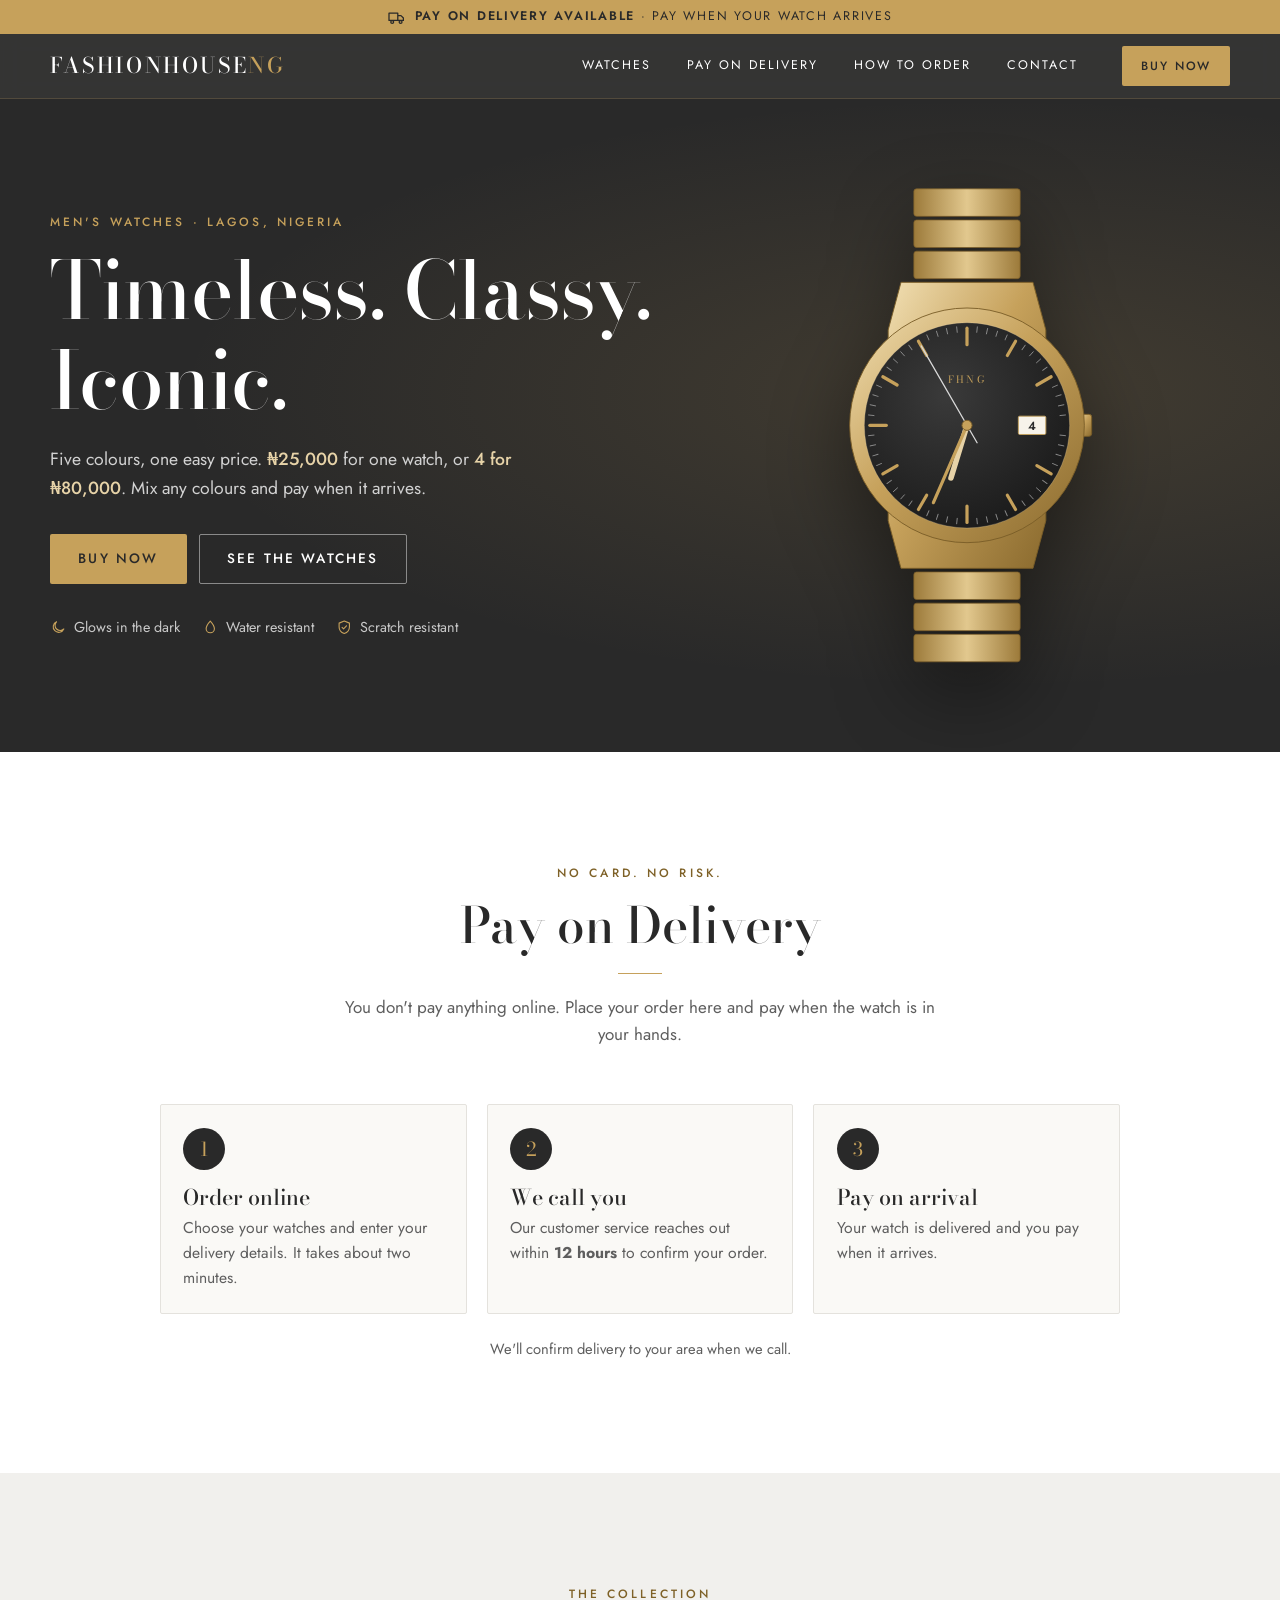
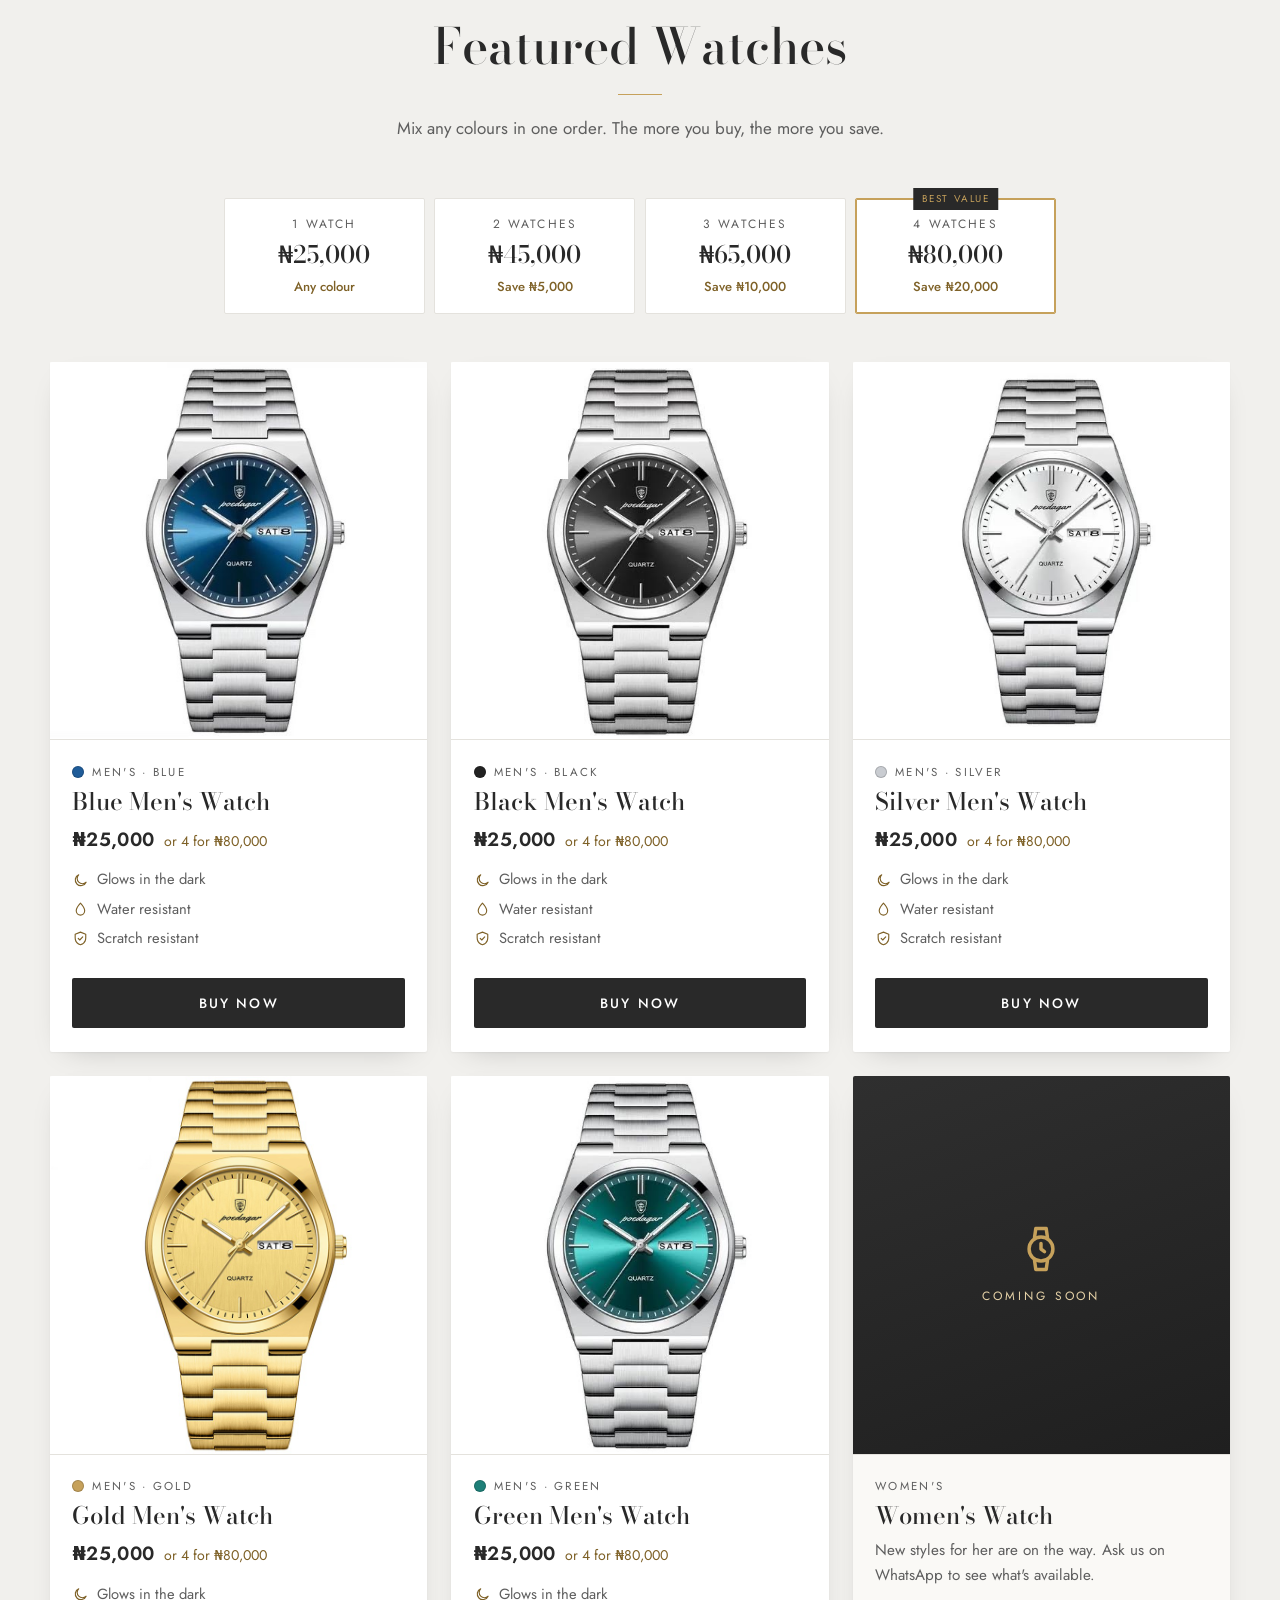
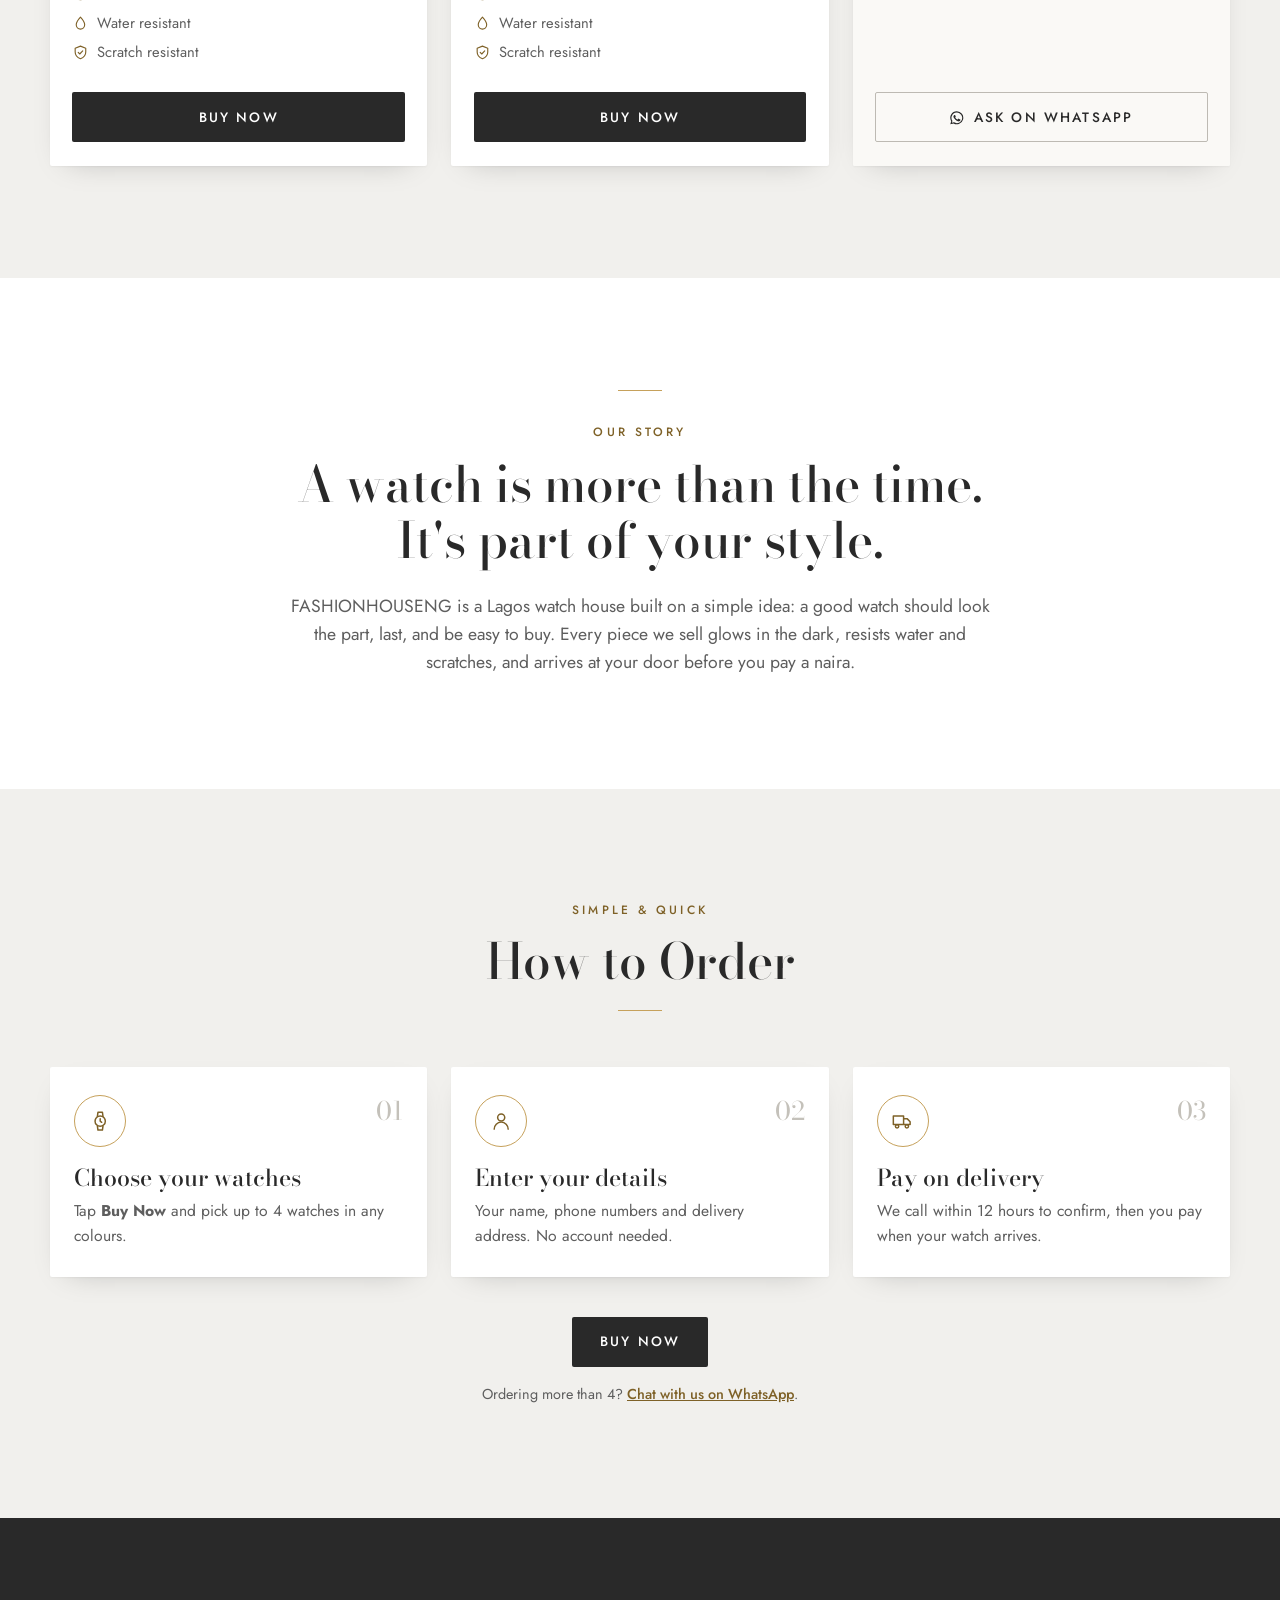
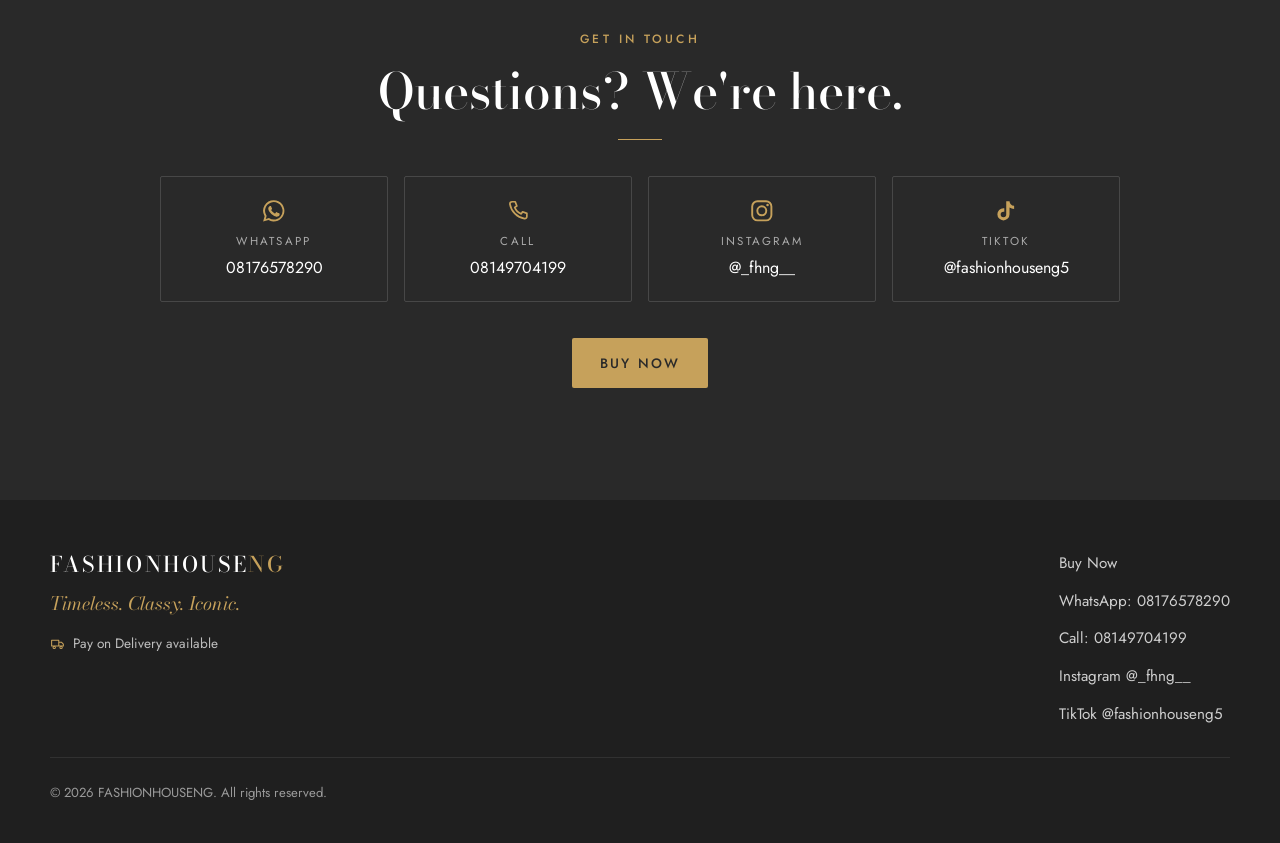
<file: index.html>
<!DOCTYPE html>
<html lang="en-NG">
<head>
  <meta charset="utf-8">
  <meta name="viewport" content="width=device-width, initial-scale=1">
  <title>FASHIONHOUSENG | Men's Watches, Pay on Delivery in Nigeria</title>
  <meta name="description" content="Men's wristwatches in blue, black, silver, gold and green. ₦25,000 each, 4 for ₦80,000. Order online and pay on delivery.">
  <meta name="theme-color" content="#292929">

  <meta property="og:type" content="website">
  <meta property="og:site_name" content="FASHIONHOUSENG">
  <meta property="og:title" content="FASHIONHOUSENG | Timeless. Classy. Iconic.">
  <meta property="og:description" content="Men's wristwatches from ₦25,000. Order online and pay on delivery.">
  <meta property="og:locale" content="en_NG">
  <meta property="og:url" content="https://fashionhouseng.store/">
  <meta property="og:image" content="https://fashionhouseng.store/images/og-image.jpg">
  <meta property="og:image:width" content="1200">
  <meta property="og:image:height" content="630">
  <meta property="og:image:alt" content="FASHIONHOUSENG gold men's wristwatch. Timeless. Classy. Iconic.">
  <meta name="twitter:card" content="summary_large_image">
  <link rel="canonical" href="https://fashionhouseng.store/">

  <link rel="icon" href="images/favicon.svg" type="image/svg+xml">
  <link rel="preconnect" href="https://fonts.googleapis.com">
  <link rel="preconnect" href="https://fonts.gstatic.com" crossorigin>
  <link href="https://fonts.googleapis.com/css2?family=Bodoni+Moda:opsz,wght@6..96,500;6..96,600&family=Jost:wght@400;500;600&display=swap" rel="stylesheet">
  <link rel="stylesheet" href="css/styles.css">
</head>
<body class="page-home">
  <a class="skip-link" href="#main">Skip to content</a>

  <!-- Pay on Delivery strip (every page) -->
  <div class="pod-bar">
    <svg class="icon" aria-hidden="true"><use href="images/icons.svg#icon-delivery"/></svg>
    <span><strong>Pay on Delivery Available</strong><span class="pod-bar-extra"> · Pay when your watch arrives</span></span>
  </div>

  <header class="site-header">
    <div class="container header-inner">
      <a class="wordmark" href="./" aria-label="FASHIONHOUSENG home">FASHIONHOUSE<span>NG</span></a>

      <nav class="site-nav" aria-label="Main">
        <button class="nav-toggle" type="button" aria-expanded="false" aria-controls="nav-menu">
          <span class="nav-toggle-bar" aria-hidden="true"></span>
          <span class="visually-hidden">Menu</span>
        </button>
        <ul class="nav-menu" id="nav-menu">
          <li><a href="#watches">Watches</a></li>
          <li><a href="#pay-on-delivery">Pay on Delivery</a></li>
          <li><a href="#how-to-order">How to Order</a></li>
          <li><a href="#contact">Contact</a></li>
        </ul>
      </nav>

      <a class="btn btn-gold btn-sm header-buy" href="order/">Buy Now</a>
    </div>
  </header>

  <main id="main">
    <!-- Banner -->
    <section class="hero" aria-labelledby="hero-title">
      <div class="container hero-inner">
        <div class="hero-copy">
          <p class="eyebrow">Men's watches · Lagos, Nigeria</p>
          <h1 id="hero-title">Timeless. Classy. Iconic.</h1>
          <p class="hero-lead">Five colours, one easy price. <strong>₦25,000</strong> for one watch, or <strong>4 for ₦80,000</strong>. Mix any colours and pay when it arrives.</p>
          <div class="btn-row">
            <a class="btn btn-gold" href="order/">Buy Now</a>
            <a class="btn btn-outline-light" href="#watches">See the watches</a>
          </div>
          <ul class="hero-points">
            <li><svg class="icon" aria-hidden="true"><use href="images/icons.svg#icon-glow"/></svg>Glows in the dark</li>
            <li><svg class="icon" aria-hidden="true"><use href="images/icons.svg#icon-drop"/></svg>Water resistant</li>
            <li><svg class="icon" aria-hidden="true"><use href="images/icons.svg#icon-shield"/></svg>Scratch resistant</li>
          </ul>
        </div>

        <figure class="hero-media">
          <!-- Drawn in the browser: hands show the visitor's local time, date window shows today's date -->
          <svg class="hero-watch" viewBox="0 0 360 520" role="img" aria-labelledby="hero-watch-label">
            <title id="hero-watch-label">Illustrated gold wristwatch showing the current time</title>
            <defs>
              <linearGradient id="g-gold" x1="0" y1="0" x2="1" y2="1">
                <stop offset="0" stop-color="#F1DFB3"/>
                <stop offset=".45" stop-color="#C6A15B"/>
                <stop offset="1" stop-color="#8A6A2E"/>
              </linearGradient>
              <linearGradient id="g-link" x1="0" y1="0" x2="1" y2="0">
                <stop offset="0" stop-color="#9C7A3A"/>
                <stop offset=".5" stop-color="#E2C88E"/>
                <stop offset="1" stop-color="#9C7A3A"/>
              </linearGradient>
              <radialGradient id="g-dial" cx=".4" cy=".35" r=".8">
                <stop offset="0" stop-color="#3A3A3A"/>
                <stop offset="1" stop-color="#161616"/>
              </radialGradient>
            </defs>
            <!-- bracelet -->
            <g fill="url(#g-link)" stroke="#7A5D28" stroke-width=".8">
              <rect x="122" y="2" width="116" height="30" rx="3"/>
              <rect x="122" y="36" width="116" height="30" rx="3"/>
              <rect x="122" y="70" width="116" height="30" rx="3"/>
              <rect x="122" y="420" width="116" height="30" rx="3"/>
              <rect x="122" y="454" width="116" height="30" rx="3"/>
              <rect x="122" y="488" width="116" height="30" rx="3"/>
            </g>
            <!-- case + lugs -->
            <path d="M108 104h144l14 52v208l-14 52H108l-14-52V156z" fill="url(#g-gold)" stroke="#7A5D28" stroke-width="1"/>
            <rect x="300" y="248" width="16" height="24" rx="3" fill="url(#g-gold)" stroke="#7A5D28"/>
            <!-- bezel + dial -->
            <circle cx="180" cy="260" r="128" fill="url(#g-gold)" stroke="#7A5D28"/>
            <circle cx="180" cy="260" r="112" fill="url(#g-dial)"/>
            <circle cx="180" cy="260" r="112" fill="none" stroke="#E7D3A8" stroke-width=".6" opacity=".5"/>
            <g id="dial-ticks"></g>
            <!-- date window -->
            <rect x="236" y="250" width="30" height="20" rx="1.5" fill="#F7F3EA" stroke="#C6A15B"/>
            <text id="dial-date" x="251" y="265" text-anchor="middle" font-family="Jost, sans-serif" font-size="13" font-weight="600" fill="#292929">1</text>
            <text x="180" y="214" text-anchor="middle" font-family="'Bodoni Moda', serif" font-size="11" letter-spacing="2.5" fill="#C6A15B">FHNG</text>
            <!-- hands -->
            <line class="hand hand-hour" x1="180" y1="260" x2="180" y2="200" stroke="#E7D3A8" stroke-width="6" stroke-linecap="round"/>
            <line class="hand hand-minute" x1="180" y1="260" x2="180" y2="168" stroke="#C6A15B" stroke-width="3.5" stroke-linecap="round"/>
            <line class="hand hand-second" x1="180" y1="282" x2="180" y2="160" stroke="#D9D9D9" stroke-width="1.4" stroke-linecap="round"/>
            <circle cx="180" cy="260" r="5.5" fill="#C6A15B" stroke="#7A5D28"/>
          </svg>
        </figure>
      </div>
    </section>

    <!-- Pay on Delivery -->
    <section class="section pod-section" id="pay-on-delivery" aria-labelledby="pod-title">
      <div class="container">
        <header class="section-head">
          <p class="eyebrow eyebrow-dark">No card. No risk.</p>
          <h2 id="pod-title">Pay on Delivery</h2>
          <span class="rule" aria-hidden="true"></span>
          <p class="section-lead">You don't pay anything online. Place your order here and pay when the watch is in your hands.</p>
        </header>
        <ol class="pod-steps">
          <li>
            <span class="pod-num">1</span>
            <div><h3>Order online</h3><p>Choose your watches and enter your delivery details. It takes about two minutes.</p></div>
          </li>
          <li>
            <span class="pod-num">2</span>
            <div><h3>We call you</h3><p>Our customer service reaches out within <strong>12 hours</strong> to confirm your order.</p></div>
          </li>
          <li>
            <span class="pod-num">3</span>
            <div><h3>Pay on arrival</h3><p>Your watch is delivered and you pay when it arrives.</p></div>
          </li>
        </ol>
        <p class="pod-note">We'll confirm delivery to your area when we call.</p>
      </div>
    </section>

    <!-- Featured watches -->
    <section class="section section-light" id="watches" aria-labelledby="watches-title">
      <div class="container">
        <header class="section-head">
          <p class="eyebrow eyebrow-dark">The Collection</p>
          <h2 id="watches-title">Featured Watches</h2>
          <span class="rule" aria-hidden="true"></span>
          <p class="section-lead">Mix any colours in one order. The more you buy, the more you save.</p>
        </header>

        <ul class="ladder" id="ladder" aria-label="Prices by number of watches"></ul>

        <div class="product-grid" id="product-grid" aria-live="polite"></div>
        <noscript>
          <p class="section-lead">Please turn on JavaScript to see our watches, or chat with us on WhatsApp: <a href="https://wa.me/2348176578290">08176578290</a>.</p>
        </noscript>
      </div>
    </section>

    <!-- Brand story -->
    <section class="section story" aria-labelledby="story-title">
      <div class="container story-inner">
        <span class="rule" aria-hidden="true"></span>
        <p class="eyebrow eyebrow-dark">Our Story</p>
        <h2 id="story-title">A watch is more than the time. It's part of your style.</h2>
        <p>FASHIONHOUSENG is a Lagos watch house built on a simple idea: a good watch should look the part, last, and be easy to buy. Every piece we sell glows in the dark, resists water and scratches, and arrives at your door before you pay a naira.</p>
      </div>
    </section>

    <!-- How to order -->
    <section class="section section-light" id="how-to-order" aria-labelledby="how-title">
      <div class="container">
        <header class="section-head">
          <p class="eyebrow eyebrow-dark">Simple &amp; Quick</p>
          <h2 id="how-title">How to Order</h2>
          <span class="rule" aria-hidden="true"></span>
        </header>
        <ol class="steps">
          <li class="step">
            <span class="step-icon"><svg class="icon" aria-hidden="true"><use href="images/icons.svg#icon-watch"/></svg></span>
            <span class="step-num" aria-hidden="true">01</span>
            <h3>Choose your watches</h3>
            <p>Tap <strong>Buy Now</strong> and pick up to 4 watches in any colours.</p>
          </li>
          <li class="step">
            <span class="step-icon"><svg class="icon" aria-hidden="true"><use href="images/icons.svg#icon-user"/></svg></span>
            <span class="step-num" aria-hidden="true">02</span>
            <h3>Enter your details</h3>
            <p>Your name, phone numbers and delivery address. No account needed.</p>
          </li>
          <li class="step">
            <span class="step-icon"><svg class="icon" aria-hidden="true"><use href="images/icons.svg#icon-delivery"/></svg></span>
            <span class="step-num" aria-hidden="true">03</span>
            <h3>Pay on delivery</h3>
            <p>We call within 12 hours to confirm, then you pay when your watch arrives.</p>
          </li>
        </ol>
        <div class="center-cta">
          <a class="btn btn-dark" href="order/">Buy Now</a>
          <p class="fine">Ordering more than 4? <a class="js-wa-large" href="https://wa.me/2348176578290" target="_blank" rel="noopener">Chat with us on WhatsApp</a>.</p>
        </div>
      </div>
    </section>

    <!-- Contact -->
    <section class="section section-dark" id="contact" aria-labelledby="contact-title">
      <div class="container contact">
        <p class="eyebrow">Get in Touch</p>
        <h2 id="contact-title">Questions? We're here.</h2>
        <span class="rule" aria-hidden="true"></span>
        <ul class="contact-grid">
          <li>
            <a class="contact-card js-wa-general" href="https://wa.me/2348176578290" target="_blank" rel="noopener">
              <svg class="icon" aria-hidden="true"><use href="images/icons.svg#icon-whatsapp"/></svg>
              <span class="contact-label">WhatsApp</span>
              <span class="contact-value js-wa-display">08176578290</span>
            </a>
          </li>
          <li>
            <a class="contact-card js-call" href="tel:08149704199">
              <svg class="icon" aria-hidden="true"><use href="images/icons.svg#icon-phone"/></svg>
              <span class="contact-label">Call</span>
              <span class="contact-value js-call-display">08149704199</span>
            </a>
          </li>
          <li>
            <a class="contact-card js-ig" href="https://www.instagram.com/_fhng__" target="_blank" rel="noopener">
              <svg class="icon" aria-hidden="true"><use href="images/icons.svg#icon-instagram"/></svg>
              <span class="contact-label">Instagram</span>
              <span class="contact-value js-ig-handle">@_fhng__</span>
            </a>
          </li>
          <li>
            <a class="contact-card js-tt" href="https://www.tiktok.com/@fashionhouseng5" target="_blank" rel="noopener">
              <svg class="icon" aria-hidden="true"><use href="images/icons.svg#icon-tiktok"/></svg>
              <span class="contact-label">TikTok</span>
              <span class="contact-value js-tt-handle">@fashionhouseng5</span>
            </a>
          </li>
        </ul>
        <a class="btn btn-gold" href="order/">Buy Now</a>
      </div>
    </section>
  </main>

  <footer class="site-footer">
    <div class="container footer-inner">
      <div>
        <a class="wordmark" href="./">FASHIONHOUSE<span>NG</span></a>
        <p class="tagline">Timeless. Classy. Iconic.</p>
        <p class="footer-pod"><svg class="icon" aria-hidden="true"><use href="images/icons.svg#icon-delivery"/></svg>Pay on Delivery available</p>
      </div>
      <ul class="footer-links">
        <li><a href="order/">Buy Now</a></li>
        <li><a class="js-wa-general" href="https://wa.me/2348176578290" target="_blank" rel="noopener">WhatsApp: <span class="js-wa-display">08176578290</span></a></li>
        <li><a class="js-call" href="tel:08149704199">Call: <span class="js-call-display">08149704199</span></a></li>
        <li><a class="js-ig" href="https://www.instagram.com/_fhng__" target="_blank" rel="noopener">Instagram <span class="js-ig-handle">@_fhng__</span></a></li>
        <li><a class="js-tt" href="https://www.tiktok.com/@fashionhouseng5" target="_blank" rel="noopener">TikTok <span class="js-tt-handle">@fashionhouseng5</span></a></li>
      </ul>
      <p class="copyright">&copy; <span class="js-year">2026</span> FASHIONHOUSENG. All rights reserved.</p>
    </div>
  </footer>

  <!-- Mobile: Buy Now always within reach -->
  <div class="mobile-buy" id="mobile-buy">
    <div>
      <span class="mobile-buy-price">From ₦25,000</span>
      <span class="mobile-buy-pod">Pay on Delivery</span>
    </div>
    <a class="btn btn-gold" href="order/">Buy Now</a>
  </div>


  <script src="js/config.js"></script>
  <script src="js/common.js"></script>
  <script src="js/home.js"></script>
</body>
</html>
</file>
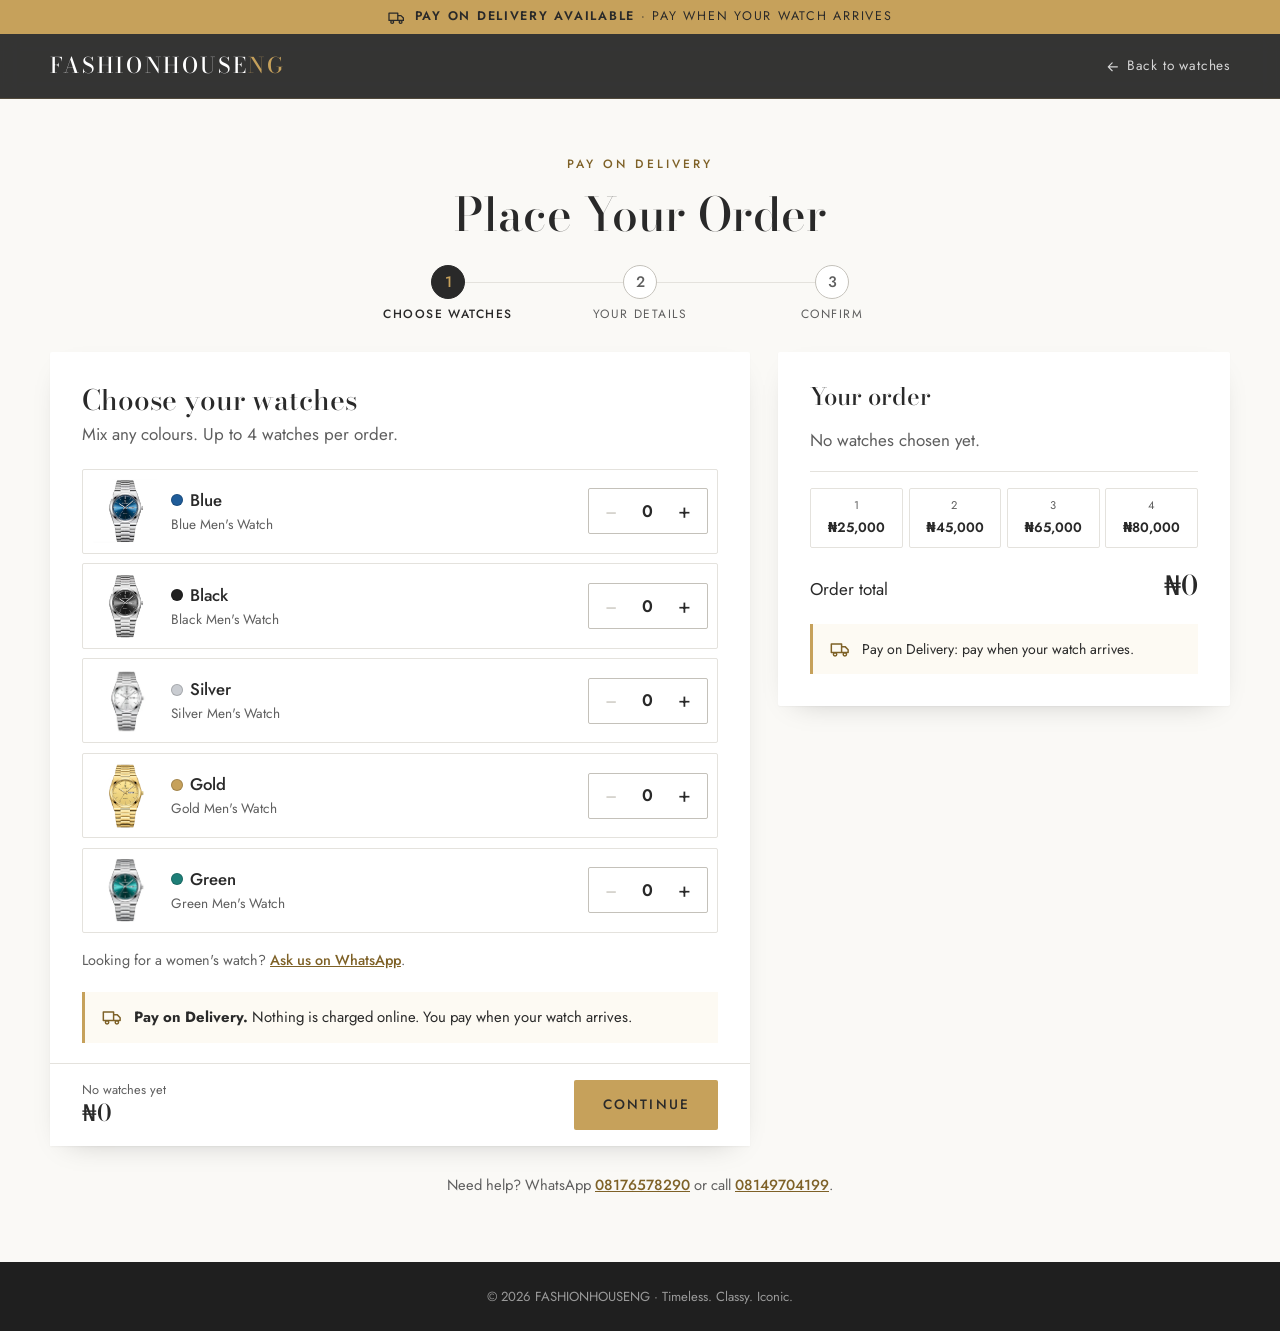
<file: order/index.html>
<!DOCTYPE html>
<html lang="en-NG">
<head>
  <meta charset="utf-8">
  <meta name="viewport" content="width=device-width, initial-scale=1">
  <title>Order Your Watch | FASHIONHOUSENG</title>
  <meta name="description" content="Choose your watches, enter your delivery details and pay on delivery.">
  <meta name="theme-color" content="#292929">
  <meta name="robots" content="noindex">
  <link rel="icon" href="../images/favicon.svg" type="image/svg+xml">
  <link rel="preconnect" href="https://fonts.googleapis.com">
  <link rel="preconnect" href="https://fonts.gstatic.com" crossorigin>
  <link href="https://fonts.googleapis.com/css2?family=Bodoni+Moda:opsz,wght@6..96,500;6..96,600&family=Jost:wght@400;500;600&display=swap" rel="stylesheet">
  <link rel="stylesheet" href="../css/styles.css">
</head>
<body class="page-order">
  <a class="skip-link" href="#main">Skip to content</a>

  <div class="pod-bar">
    <svg class="icon" aria-hidden="true"><use href="../images/icons.svg#icon-delivery"/></svg>
    <span><strong>Pay on Delivery Available</strong><span class="pod-bar-extra"> · Pay when your watch arrives</span></span>
  </div>

  <header class="site-header">
    <div class="container header-inner">
      <a class="wordmark" href="../" aria-label="FASHIONHOUSENG home">FASHIONHOUSE<span>NG</span></a>
      <a class="header-back" href="../#watches">
        <svg class="icon" aria-hidden="true"><use href="../images/icons.svg#icon-arrow-left"/></svg>
        <span>Back to watches</span>
      </a>
    </div>
  </header>

  <main id="main" class="order-page">
    <div class="container">
      <header class="order-head">
        <p class="eyebrow eyebrow-dark">Pay on Delivery</p>
        <h1>Place Your Order</h1>
      </header>

      <ol class="stepper" aria-label="Order steps">
        <li data-step="1"><span class="stepper-dot">1</span><span class="stepper-label">Choose watches</span></li>
        <li data-step="2"><span class="stepper-dot">2</span><span class="stepper-label">Your details</span></li>
        <li data-step="3"><span class="stepper-dot">3</span><span class="stepper-label">Confirm</span></li>
      </ol>

      <div class="order-layout">
        <form class="order-panel" id="order-form" novalidate>
          <!-- Step 1 -->
          <section class="step-panel" data-panel="1" aria-labelledby="s1-title">
            <h2 id="s1-title" tabindex="-1">Choose your watches</h2>
            <p class="step-hint">Mix any colours. Up to 4 watches per order.</p>
            <ul class="pick-list" id="pick-list"></ul>
            <p class="limit-note" id="limit-note" hidden>
              That's the maximum of 4 watches. Need more? <a class="js-wa-large" href="https://wa.me/2348176578290" target="_blank" rel="noopener">Order on WhatsApp</a>.
            </p>
            <p class="womens-note">Looking for a women's watch? <a class="js-wa-womens" href="https://wa.me/2348176578290" target="_blank" rel="noopener">Ask us on WhatsApp</a>.</p>
          </section>

          <!-- Step 2 -->
          <section class="step-panel" data-panel="2" aria-labelledby="s2-title" hidden>
            <h2 id="s2-title" tabindex="-1">Your details</h2>
            <p class="step-hint">So we can call you and deliver your watch.</p>

            <div class="field">
              <label for="f-name">Full name</label>
              <input id="f-name" name="name" autocomplete="name" maxlength="80" required>
              <p class="field-error" id="e-name"></p>
            </div>
            <div class="field">
              <label for="f-email">Email address</label>
              <input id="f-email" name="email" type="email" inputmode="email" autocomplete="email" maxlength="254" placeholder="you@example.com" required>
              <p class="field-error" id="e-email"></p>
            </div>
            <div class="field">
              <label for="f-phone">Calling number</label>
              <input id="f-phone" name="phone" type="tel" inputmode="tel" autocomplete="tel" maxlength="20" placeholder="0803 123 4567" required>
              <p class="field-error" id="e-phone"></p>
            </div>
            <label class="check">
              <input type="checkbox" id="f-same" name="same_number" checked>
              <span>I use this number for WhatsApp too</span>
            </label>
            <div class="field" id="whatsapp-field" hidden>
              <label for="f-whatsapp">WhatsApp number</label>
              <input id="f-whatsapp" name="whatsapp" type="tel" inputmode="tel" maxlength="20" placeholder="0803 123 4567">
              <p class="field-error" id="e-whatsapp"></p>
            </div>
            <div class="field">
              <label for="f-address">Delivery address</label>
              <textarea id="f-address" name="address" rows="3" autocomplete="street-address" maxlength="300" placeholder="House number, street, area, nearest landmark" required></textarea>
              <p class="field-error" id="e-address"></p>
            </div>
            <div class="field">
              <label for="f-state">State</label>
              <select id="f-state" name="state" autocomplete="address-level1" required>
                <option value="">Select your state</option>
              </select>
              <p class="field-error" id="e-state"></p>
            </div>
            <div class="hp" aria-hidden="true">
              <label for="f-website">Leave this empty</label>
              <input id="f-website" name="website" tabindex="-1" autocomplete="off">
            </div>
          </section>

          <!-- Step 3 -->
          <section class="step-panel" data-panel="3" aria-labelledby="s3-title" hidden>
            <h2 id="s3-title" tabindex="-1">Confirm your order</h2>
            <p class="step-hint">Check everything below, then place your order.</p>

            <div class="review-block">
              <div class="review-head"><h3>Watches</h3><button class="link-btn" type="button" data-goto="1">Edit</button></div>
              <ul class="review-items" id="review-items"></ul>
            </div>
            <div class="review-block">
              <div class="review-head"><h3>Delivery details</h3><button class="link-btn" type="button" data-goto="2">Edit</button></div>
              <dl class="review-details" id="review-details"></dl>
            </div>
            <div class="review-total">
              <span>Total to pay on delivery</span>
              <strong id="review-total">₦0</strong>
            </div>
            <p class="form-error" id="order-error" role="alert" hidden></p>
          </section>

          <!-- Pay on Delivery notice on every step -->
          <p class="pod-notice">
            <svg class="icon" aria-hidden="true"><use href="../images/icons.svg#icon-delivery"/></svg>
            <span><strong>Pay on Delivery.</strong> Nothing is charged online. You pay when your watch arrives.</span>
          </p>

          <div class="step-actions" id="step-actions">
            <div class="step-total">
              <span class="step-total-label" id="step-total-label">No watches yet</span>
              <strong class="step-total-value" id="step-total">₦0</strong>
            </div>
            <div class="step-buttons">
              <button class="btn btn-outline" type="button" id="btn-back" hidden>Back</button>
              <button class="btn btn-gold" type="submit" id="btn-next">Continue</button>
            </div>
          </div>
        </form>

        <!-- Summary (desktop sidebar) -->
        <aside class="order-summary" aria-labelledby="summary-title">
          <h2 id="summary-title">Your order</h2>
          <ul class="summary-items" id="summary-items"></ul>
          <ul class="ladder ladder-compact" id="ladder" aria-label="Prices by number of watches"></ul>
          <div class="summary-total">
            <span>Order total</span>
            <strong id="summary-total">₦0</strong>
          </div>
          <p class="summary-save" id="summary-save" hidden></p>
          <p class="pod-notice pod-notice-small">
            <svg class="icon" aria-hidden="true"><use href="../images/icons.svg#icon-delivery"/></svg>
            <span>Pay on Delivery: pay when your watch arrives.</span>
          </p>
        </aside>
      </div>

      <p class="order-help">Need help? WhatsApp <a class="js-wa-general" href="https://wa.me/2348176578290" target="_blank" rel="noopener"><span class="js-wa-display">08176578290</span></a> or call <a class="js-call" href="tel:08149704199"><span class="js-call-display">08149704199</span></a>.</p>
    </div>
  </main>

  <footer class="site-footer site-footer-slim">
    <div class="container">
      <p class="copyright">&copy; <span class="js-year">2026</span> FASHIONHOUSENG · Timeless. Classy. Iconic.</p>
    </div>
  </footer>

  <script src="../js/config.js"></script>
  <script src="../js/common.js"></script>
  <script src="../js/order.js"></script>
</body>
</html>
</file>
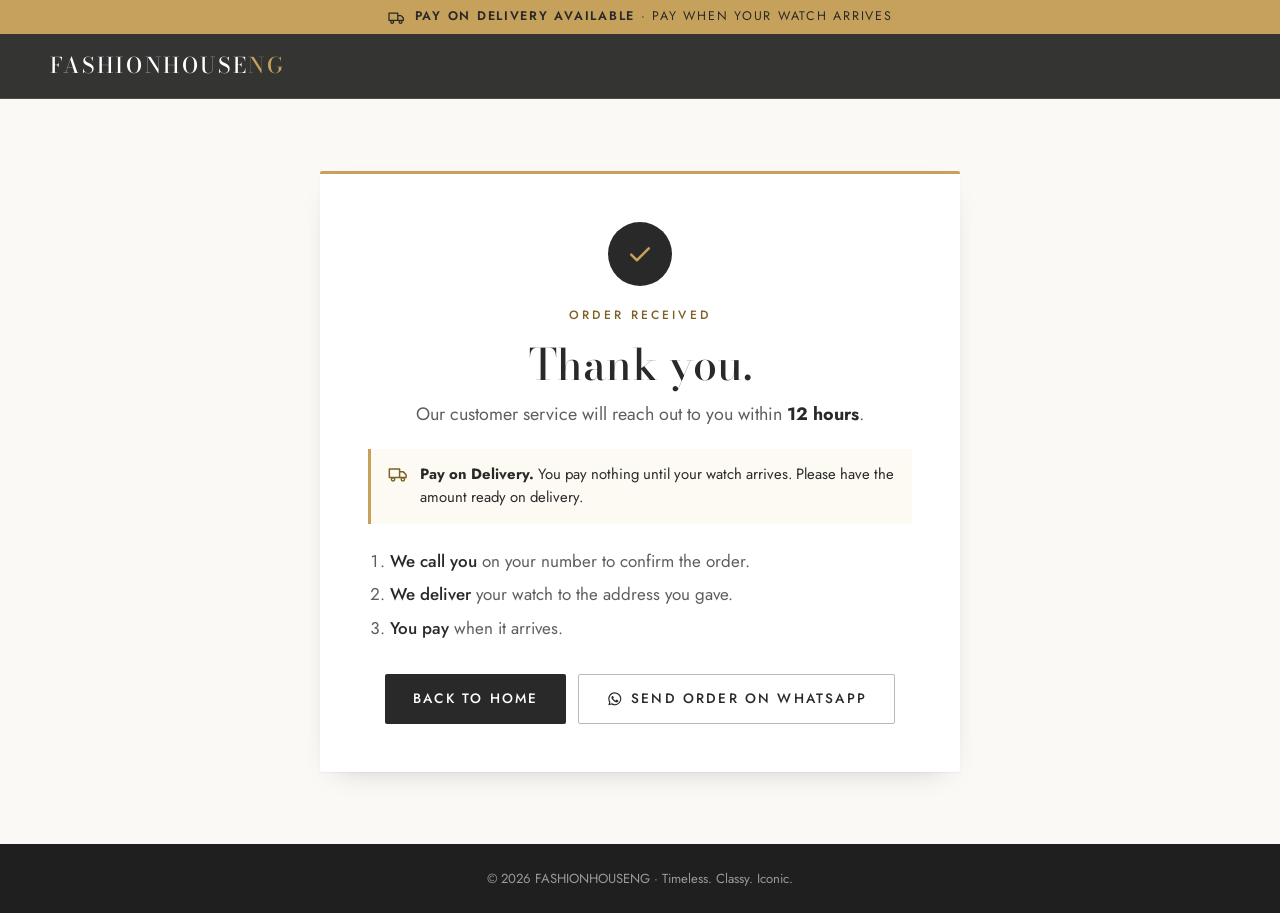
<file: thank-you/index.html>
<!DOCTYPE html>
<html lang="en-NG">
<head>
  <meta charset="utf-8">
  <meta name="viewport" content="width=device-width, initial-scale=1">
  <title>Order Received | FASHIONHOUSENG</title>
  <meta name="theme-color" content="#292929">
  <meta name="robots" content="noindex">
  <link rel="icon" href="../images/favicon.svg" type="image/svg+xml">
  <link rel="preconnect" href="https://fonts.googleapis.com">
  <link rel="preconnect" href="https://fonts.gstatic.com" crossorigin>
  <link href="https://fonts.googleapis.com/css2?family=Bodoni+Moda:opsz,wght@6..96,500;6..96,600&family=Jost:wght@400;500;600&display=swap" rel="stylesheet">
  <link rel="stylesheet" href="../css/styles.css">
</head>
<body class="page-thanks">
  <a class="skip-link" href="#main">Skip to content</a>

  <div class="pod-bar">
    <svg class="icon" aria-hidden="true"><use href="../images/icons.svg#icon-delivery"/></svg>
    <span><strong>Pay on Delivery Available</strong><span class="pod-bar-extra"> · Pay when your watch arrives</span></span>
  </div>

  <header class="site-header">
    <div class="container header-inner">
      <a class="wordmark" href="../" aria-label="FASHIONHOUSENG home">FASHIONHOUSE<span>NG</span></a>
    </div>
  </header>

  <main id="main" class="thanks-page">
    <div class="container">
      <section class="thanks-card" aria-labelledby="thanks-title">
        <span class="thanks-icon"><svg class="icon" aria-hidden="true"><use href="../images/icons.svg#icon-check"/></svg></span>
        <p class="eyebrow eyebrow-dark">Order received</p>
        <h1 id="thanks-title"><span id="thanks-name">Thank you</span>.</h1>
        <p class="thanks-lead">Our customer service will reach out to you within <strong>12 hours</strong>.</p>

        <div class="thanks-ref" id="thanks-ref-box" hidden>
          <span>Your order reference</span>
          <strong id="thanks-ref"></strong>
          <small>Keep this handy when we call.</small>
        </div>

        <div class="thanks-summary" id="thanks-summary" hidden>
          <ul class="review-items" id="thanks-items"></ul>
          <div class="review-total"><span>Total to pay on delivery</span><strong id="thanks-total"></strong></div>
        </div>

        <p class="pod-notice">
          <svg class="icon" aria-hidden="true"><use href="../images/icons.svg#icon-delivery"/></svg>
          <span><strong>Pay on Delivery.</strong> You pay nothing until your watch arrives. Please have the amount ready on delivery.</span>
        </p>

        <ol class="thanks-next">
          <li><strong>We call you</strong> on <span id="thanks-phone">your number</span> to confirm the order.</li>
          <li><strong>We deliver</strong> your watch to the address you gave.</li>
          <li><strong>You pay</strong> when it arrives.</li>
        </ol>

        <div class="btn-row btn-row-center">
          <a class="btn btn-dark" href="../">Back to home</a>
          <a class="btn btn-outline js-wa-ref" href="https://wa.me/2348176578290" target="_blank" rel="noopener">
            <svg class="icon" aria-hidden="true"><use href="../images/icons.svg#icon-whatsapp"/></svg>
            Send order on WhatsApp
          </a>
        </div>
      </section>
    </div>
  </main>

  <footer class="site-footer site-footer-slim">
    <div class="container">
      <p class="copyright">&copy; <span class="js-year">2026</span> FASHIONHOUSENG · Timeless. Classy. Iconic.</p>
    </div>
  </footer>

  <script src="../js/config.js"></script>
  <script src="../js/common.js"></script>
  <script src="../js/thanks.js"></script>
</body>
</html>
</file>
<file: css/styles.css>
/* FASHIONHOUSENG — gold-and-grey, mobile first */

:root {
  --gold: #C6A15B;
  --gold-light: #E7D3A8;
  --gold-text: #7E6127;      /* gold for text on light backgrounds (AA contrast) */
  --charcoal: #292929;
  --charcoal-deep: #1F1F1F;
  --grey-text: #5E5E5E;
  --grey-mid: #8C8C8C;
  --grey-light: #F1F0ED;
  --off-white: #FAF9F6;
  --white: #FFFFFF;
  --line: #E4E2DD;
  --error: #A12C2C;
  --success: #1F6B33;

  --font-display: "Bodoni Moda", "Didot", "Times New Roman", serif;
  --font-body: "Jost", system-ui, -apple-system, "Segoe UI", Roboto, sans-serif;

  --radius: 2px;
  --shadow: 0 1px 2px rgba(0,0,0,.04), 0 10px 30px -18px rgba(0,0,0,.28);
  --shadow-hover: 0 2px 4px rgba(0,0,0,.05), 0 22px 44px -22px rgba(0,0,0,.38);
  --header-h: 64px;
  --space-section: clamp(3.75rem, 9vw, 7rem);
}

*, *::before, *::after { box-sizing: border-box; }

html { scroll-behavior: smooth; scroll-padding-top: calc(var(--header-h) + 12px); -webkit-text-size-adjust: 100%; }
@media (prefers-reduced-motion: reduce) {
  html { scroll-behavior: auto; }
  *, *::before, *::after { transition: none !important; animation: none !important; }
}

body {
  margin: 0;
  font-family: var(--font-body);
  font-size: 1.0625rem;
  line-height: 1.6;
  color: var(--charcoal);
  background: var(--off-white);
  -webkit-font-smoothing: antialiased;
}

[hidden] { display: none !important; }
img { max-width: 100%; display: block; }
a { color: inherit; }
h1, h2, h3 { margin: 0; font-weight: 500; line-height: 1.12; }
p { margin: 0; }
button { font: inherit; }

.container { width: min(1180px, 100% - 2rem); margin-inline: auto; }

.visually-hidden {
  position: absolute; width: 1px; height: 1px; overflow: hidden;
  clip: rect(0 0 0 0); white-space: nowrap;
}

.skip-link {
  position: absolute; left: 1rem; top: -100px; z-index: 100;
  background: var(--gold); color: var(--charcoal); padding: .6rem 1rem;
  font-weight: 600; text-decoration: none;
}
.skip-link:focus { top: 1rem; }

:focus-visible { outline: 2px solid var(--charcoal); outline-offset: 3px; }
.hero :focus-visible, .section-dark :focus-visible, .site-header :focus-visible, .site-footer :focus-visible, .pod-bar :focus-visible { outline-color: var(--gold); }

.icon { width: 1.15em; height: 1.15em; flex: none; }

/* ---------- Type helpers ---------- */
.eyebrow {
  font-size: .75rem; font-weight: 500; letter-spacing: .26em; text-transform: uppercase;
  color: var(--gold); margin-bottom: .9rem;
}
.eyebrow-dark { color: var(--gold-text); }
.rule { display: block; width: 44px; height: 1px; background: var(--gold); margin: 1.25rem auto 0; }
.fine { font-size: .9rem; color: var(--grey-text); }
.fine a { color: var(--gold-text); font-weight: 500; }

/* ---------- Buttons ---------- */
.btn {
  display: inline-flex; align-items: center; justify-content: center; gap: .55rem;
  min-height: 50px; padding: .85rem 1.7rem;
  font: 500 .85rem/1 var(--font-body); letter-spacing: .16em; text-transform: uppercase;
  text-decoration: none; border: 1px solid transparent; border-radius: var(--radius);
  cursor: pointer; transition: background-color .2s, color .2s, border-color .2s, box-shadow .2s;
  -webkit-tap-highlight-color: transparent;
}
.btn-sm { min-height: 40px; padding: .6rem 1.1rem; font-size: .75rem; }
.btn-block { width: 100%; }
.btn:disabled { opacity: .55; cursor: not-allowed; }

.btn-gold { background: var(--gold); color: var(--charcoal); }
.btn-gold:hover:not(:disabled) { background: var(--gold-light); }
.btn-dark { background: var(--charcoal); color: var(--white); }
.btn-dark:hover:not(:disabled) { background: var(--charcoal-deep); color: var(--gold-light); }
.btn-outline { background: transparent; color: var(--charcoal); border-color: #BDBAB3; }
.btn-outline:hover:not(:disabled) { border-color: var(--charcoal); }
.btn-outline-light { color: var(--white); border-color: rgba(255,255,255,.45); }
.btn-outline-light:hover { border-color: var(--gold); color: var(--gold-light); }

.btn-row { display: flex; flex-wrap: wrap; gap: .75rem; }
.btn-row-center { justify-content: center; }
.link-btn {
  background: none; border: 0; padding: .25rem 0; cursor: pointer;
  color: var(--gold-text); font-weight: 500; font-size: .9rem; text-decoration: underline; text-underline-offset: 3px;
}

/* ---------- Pay on Delivery strip (top of every page) ---------- */
.pod-bar {
  display: flex; align-items: center; justify-content: center; gap: .5rem;
  background: var(--gold); color: var(--charcoal);
  font-size: .78rem; letter-spacing: .14em; text-transform: uppercase;
  padding: .45rem 1rem; text-align: center;
}
.pod-bar strong { font-weight: 600; }
.pod-bar .icon { width: 1.2rem; height: 1.2rem; }
.pod-bar-extra { display: none; font-weight: 400; }
@media (min-width: 640px) { .pod-bar-extra { display: inline; } }

/* ---------- Header ---------- */
.site-header {
  position: sticky; top: 0; z-index: 50;
  background: rgba(31,31,31,.97); color: var(--white);
  border-bottom: 1px solid rgba(198,161,91,.2);
}
@supports (backdrop-filter: blur(8px)) {
  .site-header { background: rgba(31,31,31,.9); backdrop-filter: blur(10px); -webkit-backdrop-filter: blur(10px); }
}
.header-inner { display: flex; align-items: center; gap: .75rem; height: var(--header-h); }

.wordmark {
  font-family: var(--font-display); font-weight: 500; font-size: clamp(1.05rem, 4vw, 1.35rem);
  letter-spacing: .12em; text-decoration: none; color: var(--white); white-space: nowrap;
}
.wordmark span { color: var(--gold); }

.site-nav { margin-left: auto; order: 3; }
.header-buy { order: 2; margin-left: auto; }

.nav-toggle {
  width: 44px; height: 44px; display: grid; place-items: center; margin-right: -10px;
  background: none; border: 0; color: var(--white); cursor: pointer;
}
.nav-toggle-bar, .nav-toggle-bar::before, .nav-toggle-bar::after {
  display: block; width: 22px; height: 1.5px; background: currentColor; position: relative; transition: transform .2s;
}
.nav-toggle-bar::before, .nav-toggle-bar::after { content: ""; position: absolute; left: 0; }
.nav-toggle-bar::before { top: -7px; }
.nav-toggle-bar::after { top: 7px; }
.nav-toggle[aria-expanded="true"] .nav-toggle-bar { background: transparent; }
.nav-toggle[aria-expanded="true"] .nav-toggle-bar::before { transform: translateY(7px) rotate(45deg); }
.nav-toggle[aria-expanded="true"] .nav-toggle-bar::after { transform: translateY(-7px) rotate(-45deg); }

.nav-menu {
  list-style: none; margin: 0; padding: .5rem 1rem 1.25rem;
  position: absolute; left: 0; right: 0; top: 100%;
  background: var(--charcoal-deep); border-bottom: 1px solid rgba(198,161,91,.25);
  display: none;
}
.nav-menu.is-open { display: block; }
.nav-menu a {
  display: block; padding: .9rem 0; text-decoration: none;
  font-size: .85rem; letter-spacing: .16em; text-transform: uppercase;
  border-bottom: 1px solid rgba(255,255,255,.08);
}
.nav-menu a:hover { color: var(--gold); }

@media (min-width: 900px) {
  .site-nav { order: 2; }
  .header-buy { order: 3; margin-left: 2rem; }
  .nav-toggle { display: none; }
  .nav-menu { display: flex; gap: 2.25rem; position: static; padding: 0; background: none; border: 0; }
  .nav-menu a { padding: .5rem 0; border: 0; font-size: .78rem; }
}

.header-back {
  margin-left: auto; display: inline-flex; align-items: center; gap: .4rem;
  color: #D6D6D6; text-decoration: none; font-size: .85rem; letter-spacing: .06em;
  min-height: 44px;
}
.header-back:hover { color: var(--gold); }

/* ---------- Banner ---------- */
.hero {
  background:
    radial-gradient(ellipse at 78% 45%, rgba(198,161,91,.16), transparent 58%),
    var(--charcoal);
  color: var(--white); overflow: hidden;
}
.hero-inner {
  display: grid; gap: 2rem; align-items: center;
  padding-block: clamp(2.75rem, 7vw, 5.5rem);
}
.hero h1 {
  font-family: var(--font-display); font-size: clamp(2.6rem, 9.5vw, 5rem);
  letter-spacing: -.01em; margin-bottom: 1.25rem;
}
.hero-lead { font-size: 1.1rem; color: #D2D2D2; max-width: 31rem; margin-bottom: 2rem; }
.hero-lead strong { color: var(--gold-light); font-weight: 500; }
.hero-points {
  list-style: none; margin: 2rem 0 0; padding: 0;
  display: flex; flex-wrap: wrap; gap: .6rem 1.4rem; font-size: .9rem; color: #C9C9C9;
}
.hero-points li { display: inline-flex; align-items: center; gap: .45rem; }
.hero-points .icon { color: var(--gold); }

.hero-media { margin: 0; display: grid; place-items: center; }
.hero-watch { width: min(62vw, 300px); height: auto; filter: drop-shadow(0 30px 40px rgba(0,0,0,.45)); }
.hand-second { transition: none; }

@media (min-width: 860px) {
  .hero-inner { grid-template-columns: 1.15fr 1fr; gap: 3rem; }
  .hero-watch { width: min(100%, 330px); }
}
@media (max-width: 859px) {
  .hero-copy { text-align: center; }
  .hero-lead { margin-inline: auto; }
  .hero .btn-row, .hero-points { justify-content: center; }
  .hero-media { order: -1; }
  .hero-watch { width: min(48vw, 220px); }
}

/* ---------- Sections ---------- */
.section { padding-block: var(--space-section); }
.section-light { background: var(--grey-light); }
.section-dark { background: var(--charcoal); color: var(--white); }

.section-head { text-align: center; max-width: 38rem; margin: 0 auto clamp(2.25rem, 5vw, 3.5rem); }
.section-head h2, .story h2, .contact h2 { font-family: var(--font-display); font-size: clamp(2rem, 6vw, 3.1rem); }
.section-lead { color: var(--grey-text); margin-top: 1.25rem; }

/* ---------- Pay on Delivery section ---------- */
.pod-section { background: var(--white); }
.pod-steps {
  list-style: none; margin: 0 auto; padding: 0; max-width: 60rem;
  display: grid; gap: 1rem;
}
.pod-steps li {
  display: flex; gap: 1rem; align-items: flex-start;
  padding: 1.4rem; border: 1px solid var(--line); background: var(--off-white); border-radius: var(--radius);
}
.pod-num {
  flex: none; display: grid; place-items: center; width: 42px; height: 42px; border-radius: 50%;
  background: var(--charcoal); color: var(--gold); font-family: var(--font-display); font-size: 1.2rem;
}
.pod-steps h3 { font-family: var(--font-display); font-size: 1.35rem; margin-bottom: .3rem; }
.pod-steps p { color: var(--grey-text); font-size: .98rem; }
.pod-note { text-align: center; color: var(--grey-text); font-size: .92rem; margin-top: 1.5rem; }
@media (min-width: 820px) { .pod-steps { grid-template-columns: repeat(3, 1fr); gap: 1.25rem; } .pod-steps li { flex-direction: column; } }

/* ---------- Price ladder ---------- */
.ladder {
  list-style: none; margin: 0 auto clamp(2rem, 5vw, 3rem); padding: 0; max-width: 52rem;
  display: grid; grid-template-columns: repeat(2, 1fr); gap: .6rem;
}
@media (min-width: 640px) { .ladder { grid-template-columns: repeat(4, 1fr); } }
.ladder-step {
  position: relative; display: grid; gap: .1rem; text-align: center;
  padding: 1rem .5rem; background: var(--white); border: 1px solid var(--line); border-radius: var(--radius);
}
.ladder-qty { font-size: .75rem; letter-spacing: .18em; text-transform: uppercase; color: var(--grey-text); }
.ladder-price { font-family: var(--font-display); font-size: 1.5rem; font-weight: 500; }
.ladder-save { font-size: .82rem; color: var(--gold-text); font-weight: 500; }
.ladder-step.is-best { border-color: var(--gold); box-shadow: inset 0 0 0 1px var(--gold); }
.ladder-step.is-best::before {
  content: "Best value"; position: absolute; top: -.7rem; left: 50%; transform: translateX(-50%);
  background: var(--charcoal); color: var(--gold); font-size: .62rem; letter-spacing: .16em; text-transform: uppercase;
  padding: .2rem .55rem; white-space: nowrap;
}

/* ---------- Watch cards ---------- */
.product-grid { display: grid; gap: 1.25rem; }
@media (min-width: 560px) { .product-grid { grid-template-columns: repeat(2, 1fr); } }
@media (min-width: 980px) { .product-grid { grid-template-columns: repeat(3, 1fr); gap: 1.5rem; } }

.product-card {
  display: flex; flex-direction: column; background: var(--white);
  border-radius: var(--radius); box-shadow: var(--shadow); overflow: hidden;
  transition: box-shadow .25s, transform .25s;
}
.product-card:hover { box-shadow: var(--shadow-hover); transform: translateY(-2px); }
.product-media { position: relative; aspect-ratio: 1 / 1; background: var(--white); overflow: hidden; }
.product-media img { width: 100%; height: 100%; object-fit: contain; transition: transform .6s; }
.product-card:hover .product-media img { transform: scale(1.03); }
.product-media.is-empty {
  display: flex; flex-direction: column; align-items: center; justify-content: center; gap: .75rem;
  background: linear-gradient(160deg, #2F2F2F, #1F1F1F); color: var(--gold);
}
.product-media.is-empty .icon { width: 3.25rem; height: 3.25rem; }
.media-note { font-size: .75rem; letter-spacing: .24em; text-transform: uppercase; color: var(--gold-light); }

.product-body { display: flex; flex-direction: column; gap: .5rem; padding: 1.4rem 1.4rem 1.5rem; flex: 1; border-top: 1px solid var(--line); }
.product-meta {
  display: flex; align-items: center; gap: .5rem;
  font-size: .72rem; letter-spacing: .2em; text-transform: uppercase; color: var(--grey-text);
}
.swatch { display: inline-block; width: 12px; height: 12px; border-radius: 50%; box-shadow: inset 0 0 0 1px rgba(0,0,0,.18); flex: none; }
.product-name { font-family: var(--font-display); font-size: 1.5rem; }
.product-price { display: flex; flex-wrap: wrap; align-items: baseline; gap: .25rem .6rem; }
.product-price strong { font-size: 1.2rem; font-weight: 600; letter-spacing: .02em; }
.product-price span { font-size: .88rem; color: var(--gold-text); }
.product-desc { color: var(--grey-text); font-size: .95rem; margin-bottom: 1rem; }
.product-features { list-style: none; margin: .35rem 0 1.25rem; padding: 0; display: grid; gap: .35rem; }
.product-features li { display: flex; align-items: center; gap: .5rem; font-size: .92rem; color: var(--grey-text); }
.product-features .icon { color: var(--gold-text); }
.product-body > .btn { margin-top: auto; }
.product-card.is-placeholder .product-body { background: var(--off-white); }
.product-error { grid-column: 1 / -1; text-align: center; display: grid; gap: 1rem; justify-items: center; padding: 2rem 1rem; }

/* ---------- Brand story ---------- */
.story { background: var(--white); }
.story-inner { max-width: 44rem; text-align: center; }
.story .rule { margin: 0 auto 2rem; }
.story p:last-child { margin-top: 1.5rem; font-size: 1.1rem; color: var(--grey-text); }

/* ---------- How to order ---------- */
.steps { list-style: none; margin: 0; padding: 0; display: grid; gap: 1rem; }
.step {
  position: relative; padding: 1.8rem 1.5rem; background: var(--white);
  border-radius: var(--radius); box-shadow: var(--shadow);
}
.step-icon {
  display: inline-grid; place-items: center; width: 52px; height: 52px; border-radius: 50%;
  border: 1px solid var(--gold); color: var(--gold-text); margin-bottom: 1.1rem;
}
.step-icon .icon { width: 1.4rem; height: 1.4rem; }
.step-num { position: absolute; top: 1.5rem; right: 1.5rem; font-family: var(--font-display); font-size: 1.6rem; color: #C4C1BA; }
.step h3 { font-family: var(--font-display); font-size: 1.45rem; margin-bottom: .45rem; }
.step p { color: var(--grey-text); font-size: .98rem; }
@media (min-width: 800px) { .steps { grid-template-columns: repeat(3, 1fr); gap: 1.5rem; } }
.center-cta { display: grid; justify-items: center; gap: 1rem; margin-top: 2.5rem; text-align: center; }

/* ---------- Contact ---------- */
.contact { text-align: center; }
.contact .rule { margin-bottom: 2.25rem; }
.contact-grid {
  list-style: none; margin: 0 auto 2.25rem; padding: 0; max-width: 60rem;
  display: grid; grid-template-columns: repeat(2, 1fr); gap: .75rem;
}
@media (min-width: 820px) { .contact-grid { grid-template-columns: repeat(4, 1fr); gap: 1rem; } }
.contact-card {
  display: grid; justify-items: center; gap: .3rem; height: 100%;
  padding: 1.3rem .75rem; text-decoration: none;
  border: 1px solid rgba(255,255,255,.14); border-radius: var(--radius); transition: border-color .2s, background-color .2s;
}
.contact-card:hover { border-color: var(--gold); background: rgba(198,161,91,.06); }
.contact-card .icon { width: 1.6rem; height: 1.6rem; color: var(--gold); margin-bottom: .2rem; }
.contact-label { font-size: .72rem; letter-spacing: .2em; text-transform: uppercase; color: #ABABAB; }
.contact-value { font-size: 1rem; word-break: break-word; }

/* ---------- Footer ---------- */
.site-footer { background: var(--charcoal-deep); color: #CFCFCF; padding-block: 3rem 2.5rem; font-size: .95rem; }
.page-home .site-footer { padding-bottom: 6.5rem; }
.footer-inner { display: grid; gap: 1.75rem; }
.tagline { margin-top: .4rem; color: var(--gold); font-family: var(--font-display); font-size: 1.15rem; font-style: italic; }
.footer-pod { display: inline-flex; align-items: center; gap: .45rem; margin-top: .9rem; font-size: .85rem; color: #BDBDBD; }
.footer-pod .icon { color: var(--gold); }
.footer-links { list-style: none; margin: 0; padding: 0; display: grid; gap: .55rem; }
.footer-links a { text-decoration: none; display: inline-block; padding: .15rem 0; }
.footer-links a:hover { color: var(--gold); }
.copyright { color: #9A9A9A; font-size: .82rem; border-top: 1px solid rgba(255,255,255,.08); padding-top: 1.5rem; }
.site-footer-slim { padding-block: 1.5rem; }
.site-footer-slim .copyright { border: 0; padding: 0; text-align: center; }
@media (min-width: 760px) {
  .page-home .site-footer { padding-bottom: 2.5rem; }
  .footer-inner { grid-template-columns: 1fr auto; align-items: start; }
  .copyright { grid-column: 1 / -1; }
}

/* ---------- Mobile Buy Now bar ---------- */
.mobile-buy {
  position: fixed; left: 0; right: 0; bottom: 0; z-index: 40;
  display: flex; align-items: center; justify-content: space-between; gap: 1rem;
  padding: .7rem 1rem calc(.7rem + env(safe-area-inset-bottom));
  background: rgba(31,31,31,.97); color: var(--white); border-top: 1px solid rgba(198,161,91,.35);
  transform: translateY(110%); transition: transform .3s;
}
.mobile-buy.is-visible { transform: none; }
.mobile-buy > div { display: grid; line-height: 1.3; }
.mobile-buy-price { font-weight: 500; }
.mobile-buy-pod { font-size: .75rem; letter-spacing: .12em; text-transform: uppercase; color: var(--gold); }
.mobile-buy .btn { min-height: 46px; padding-inline: 1.6rem; }
@media (min-width: 760px) { .mobile-buy { display: none; } }

/* =========================================================
   Order page
   ========================================================= */
.order-page { padding-block: clamp(1.75rem, 5vw, 3.5rem) clamp(2rem, 6vw, 4rem); }
.order-head { text-align: center; margin-bottom: 1.5rem; }
.order-head h1 { font-family: var(--font-display); font-size: clamp(2rem, 7vw, 2.9rem); }

.stepper {
  list-style: none; margin: 0 auto 1.75rem; padding: 0; max-width: 36rem;
  display: grid; grid-template-columns: repeat(3, 1fr); counter-reset: s;
}
.stepper li { position: relative; display: grid; justify-items: center; gap: .4rem; text-align: center; }
.stepper li + li::before {
  content: ""; position: absolute; top: 17px; right: 50%; width: 100%; height: 1px; background: var(--line); z-index: 0;
}
.stepper li.is-active::before, .stepper li.is-done::before { background: var(--gold); }
.stepper-dot {
  position: relative; z-index: 1; display: grid; place-items: center; width: 34px; height: 34px; border-radius: 50%;
  background: var(--white); border: 1px solid #C4C1BA; color: var(--grey-text); font-weight: 500; font-size: .95rem;
}
.stepper-label { font-size: .75rem; letter-spacing: .12em; text-transform: uppercase; color: var(--grey-text); }
.stepper li.is-active .stepper-dot { background: var(--charcoal); border-color: var(--charcoal); color: var(--gold); }
.stepper li.is-active .stepper-label { color: var(--charcoal); font-weight: 500; }
.stepper li.is-done .stepper-dot { background: var(--gold); border-color: var(--gold); color: var(--charcoal); }

.order-layout { display: grid; gap: 1.25rem; align-items: start; }
@media (min-width: 900px) { .order-layout { grid-template-columns: minmax(0, 1.55fr) minmax(0, 1fr); gap: 1.75rem; } }

.order-panel, .order-summary {
  background: var(--white); border-radius: var(--radius); box-shadow: var(--shadow);
  padding: clamp(1.25rem, 4vw, 2rem);
}
.step-panel h2 { font-family: var(--font-display); font-size: 1.75rem; }
.step-panel h2:focus { outline: none; }
.step-hint { color: var(--grey-text); margin: .35rem 0 1.25rem; }

/* pick list */
.pick-list { list-style: none; margin: 0; padding: 0; display: grid; gap: .6rem; }
.pick {
  display: grid; grid-template-columns: 64px 1fr auto; align-items: center; gap: .9rem;
  padding: .6rem; border: 1px solid var(--line); border-radius: var(--radius); transition: border-color .2s, background-color .2s;
}
.pick.is-picked { border-color: var(--gold); background: #FDFAF3; }
.pick-thumb { width: 64px; height: 64px; background: var(--white); border-radius: var(--radius); overflow: hidden; }
.pick-thumb img { width: 100%; height: 100%; object-fit: contain; }
.pick-name { display: flex; align-items: center; gap: .45rem; font-weight: 500; font-size: 1.05rem; }
.pick-sub { font-size: .85rem; color: var(--grey-text); }
.qty { display: inline-flex; align-items: center; border: 1px solid #C4C1BA; border-radius: var(--radius); background: var(--white); }
.qty-btn {
  width: 44px; height: 44px; background: none; border: 0; cursor: pointer;
  font-size: 1.3rem; line-height: 1; color: var(--charcoal); -webkit-tap-highlight-color: transparent;
}
.qty-btn:hover:not(:disabled) { background: var(--grey-light); }
.qty-btn:disabled { color: #CFCCC5; cursor: not-allowed; }
.qty-value { min-width: 30px; text-align: center; font-weight: 600; font-size: 1.05rem; }
@media (max-width: 400px) {
  .pick { grid-template-columns: 52px 1fr auto; gap: .6rem; }
  .pick-thumb { width: 52px; height: 52px; }
  .qty-btn { width: 40px; }
  .pick-sub { display: none; }
}
.limit-note {
  margin-top: 1rem; padding: .8rem 1rem; background: #FDFAF3; border: 1px solid var(--gold-light);
  font-size: .92rem;
}
.limit-note a, .womens-note a { color: var(--gold-text); font-weight: 500; }
.womens-note { margin-top: 1rem; font-size: .9rem; color: var(--grey-text); }

/* form fields */
.field { display: grid; gap: .35rem; margin-bottom: 1.1rem; }
.field label { font-size: .92rem; font-weight: 500; }
.field input, .field textarea, .field select {
  width: 100%; font: inherit; font-size: 1rem; color: var(--charcoal);
  min-height: 50px; padding: .75rem .9rem; border: 1px solid #BDBAB3; border-radius: var(--radius); background: var(--white);
  transition: border-color .15s, box-shadow .15s;
}
.field select {
  appearance: none; -webkit-appearance: none; padding-right: 2.5rem;
  background-image: url("data:image/svg+xml,%3Csvg xmlns='http://www.w3.org/2000/svg' viewBox='0 0 24 24'%3E%3Cpath fill='none' stroke='%23292929' stroke-width='1.8' d='m6 9 6 6 6-6'/%3E%3C/svg%3E");
  background-repeat: no-repeat; background-position: right .8rem center; background-size: 18px;
}
.field textarea { resize: vertical; min-height: 90px; }
.field input:focus, .field textarea:focus, .field select:focus {
  outline: none; border-color: var(--charcoal); box-shadow: 0 0 0 3px rgba(198,161,91,.35);
}
.field [aria-invalid="true"] { border-color: var(--error); background: #FFFBFB; }
.field-error { display: flex; gap: .35rem; font-size: .88rem; color: var(--error); }
.field-error:empty { display: none; }
.check { display: flex; align-items: center; gap: .65rem; margin: -.25rem 0 1.1rem; cursor: pointer; font-size: .95rem; min-height: 44px; }
.check input { width: 22px; height: 22px; accent-color: var(--charcoal); flex: none; margin: 0; }
.hp { position: absolute; left: -9999px; width: 1px; height: 1px; overflow: hidden; }

/* review */
.review-block { border: 1px solid var(--line); border-radius: var(--radius); padding: 1rem 1.1rem; margin-bottom: 1rem; }
.review-head { display: flex; justify-content: space-between; align-items: center; margin-bottom: .6rem; }
.review-head h3 { font-size: .78rem; letter-spacing: .18em; text-transform: uppercase; color: var(--grey-text); font-weight: 500; }
.review-items, .summary-items { list-style: none; margin: 0; padding: 0; display: grid; gap: .45rem; }
.review-items li, .summary-items li { display: flex; justify-content: space-between; gap: 1rem; }
.summary-qty { color: var(--grey-text); white-space: nowrap; }
.summary-empty { color: var(--grey-text); }
.review-details { display: grid; grid-template-columns: max-content 1fr; gap: .4rem 1rem; margin: 0; font-size: .97rem; }
.review-details dt { color: var(--grey-text); }
.review-details dd { margin: 0; word-break: break-word; white-space: pre-line; }
@media (max-width: 420px) { .review-details { grid-template-columns: 1fr; gap: 0; } .review-details dd { margin-bottom: .55rem; } }
.review-total {
  display: flex; justify-content: space-between; align-items: baseline; gap: 1rem;
  padding: 1rem 1.1rem; background: var(--charcoal); color: var(--white); border-radius: var(--radius); margin-bottom: 1rem;
}
.review-total strong { font-family: var(--font-display); font-size: 1.6rem; font-weight: 500; color: var(--gold); }

/* pay on delivery notice */
.pod-notice {
  display: flex; align-items: flex-start; gap: .65rem; margin: 1.25rem 0 0;
  padding: .85rem 1rem; background: #FDFAF3; border-left: 3px solid var(--gold); font-size: .93rem;
}
.pod-notice .icon { width: 1.4rem; height: 1.4rem; color: var(--gold-text); margin-top: .05rem; }
.pod-notice-small { font-size: .88rem; margin-top: 1rem; }

/* sticky action bar */
.step-actions {
  display: flex; align-items: center; justify-content: space-between; gap: 1rem;
  margin: 1.25rem calc(-1 * clamp(1.25rem, 4vw, 2rem)) calc(-1 * clamp(1.25rem, 4vw, 2rem));
  padding: 1rem clamp(1.25rem, 4vw, 2rem);
  border-top: 1px solid var(--line); background: var(--white);
}
@media (max-width: 899px) {
  .step-actions {
    position: sticky; bottom: 0; z-index: 20;
    padding-bottom: calc(1rem + env(safe-area-inset-bottom));
    box-shadow: 0 -8px 20px -14px rgba(0,0,0,.3);
  }
}
.step-total { display: grid; line-height: 1.25; }
.step-total-label { font-size: .8rem; color: var(--grey-text); }
.step-total-value { font-family: var(--font-display); font-size: 1.45rem; font-weight: 500; }
.step-buttons { display: flex; gap: .5rem; }
.step-buttons .btn { padding-inline: 1.2rem; }
@media (min-width: 480px) { .step-buttons .btn { padding-inline: 1.7rem; } }

.form-error {
  color: var(--error); background: #FBEEEE; border: 1px solid #E6BCBC;
  padding: .8rem 1rem; font-size: .93rem; margin-top: 1rem;
}
.form-error-link { display: inline-flex; align-items: center; gap: .3rem; color: var(--error); font-weight: 600; }

/* summary sidebar */
.order-summary h2 { font-family: var(--font-display); font-size: 1.5rem; margin-bottom: 1rem; }
.order-summary .summary-items { padding-bottom: 1rem; border-bottom: 1px solid var(--line); margin-bottom: 1rem; }
.ladder-compact { grid-template-columns: repeat(4, 1fr); gap: .35rem; margin: 0 0 1rem; }
.ladder-compact .ladder-step { padding: .55rem .2rem; }
.ladder-compact .ladder-qty { font-size: .7rem; letter-spacing: .08em; }
.ladder-compact .ladder-price { font-family: var(--font-body); font-size: .85rem; font-weight: 600; }
.ladder-compact .ladder-step.is-current { background: var(--charcoal); border-color: var(--charcoal); color: var(--white); }
.ladder-compact .ladder-step.is-current .ladder-qty { color: var(--gold); }
.summary-total { display: flex; justify-content: space-between; align-items: baseline; }
.summary-total strong { font-family: var(--font-display); font-size: 1.7rem; font-weight: 500; }
.summary-save { margin-top: .5rem; font-size: .9rem; color: var(--gold-text); font-weight: 500; }
@media (min-width: 900px) { .order-summary { position: sticky; top: calc(var(--header-h) + 1rem); } }
@media (max-width: 899px) {
  .order-summary h2 { font-size: 1.25rem; }
  /* phones: the sticky bar already shows the total on steps 2 and 3 */
  body[data-step="2"] .order-summary, body[data-step="3"] .order-summary { display: none; }
}

.order-help { text-align: center; color: var(--grey-text); font-size: .92rem; margin-top: 1.75rem; }
.order-help a { color: var(--gold-text); font-weight: 500; }

/* =========================================================
   Thank-you page
   ========================================================= */
.thanks-page { padding-block: clamp(2rem, 6vw, 4.5rem); }
.thanks-card {
  max-width: 40rem; margin: 0 auto; text-align: center; background: var(--white);
  border-radius: var(--radius); box-shadow: var(--shadow); border-top: 3px solid var(--gold);
  padding: clamp(1.75rem, 6vw, 3rem) clamp(1.25rem, 5vw, 3rem);
}
.thanks-icon {
  display: inline-grid; place-items: center; width: 64px; height: 64px; border-radius: 50%;
  background: var(--charcoal); color: var(--gold); margin-bottom: 1.25rem;
}
.thanks-icon .icon { width: 30px; height: 30px; }
.thanks-card h1 { font-family: var(--font-display); font-size: clamp(2rem, 7vw, 2.7rem); margin-bottom: .75rem; }
.thanks-lead { font-size: 1.12rem; color: var(--grey-text); }
.thanks-lead strong { color: var(--charcoal); }
.thanks-ref {
  display: grid; gap: .2rem; margin: 1.75rem auto 0; padding: 1.1rem; max-width: 22rem;
  border: 1px dashed var(--gold); background: #FDFAF3;
}
.thanks-ref span { font-size: .75rem; letter-spacing: .2em; text-transform: uppercase; color: var(--grey-text); }
.thanks-ref strong { font-size: 1.75rem; letter-spacing: .1em; font-weight: 600; }
.thanks-ref small { color: var(--grey-text); font-size: .85rem; }
.thanks-summary { text-align: left; margin-top: 1.5rem; }
.thanks-summary .review-items { padding: 0 .25rem 1rem; }
.thanks-card .pod-notice { text-align: left; }
.thanks-next {
  text-align: left; margin: 1.5rem 0 2rem; padding-left: 1.4rem; color: var(--grey-text); display: grid; gap: .4rem;
}
.thanks-next strong { color: var(--charcoal); font-weight: 500; }
</file>
